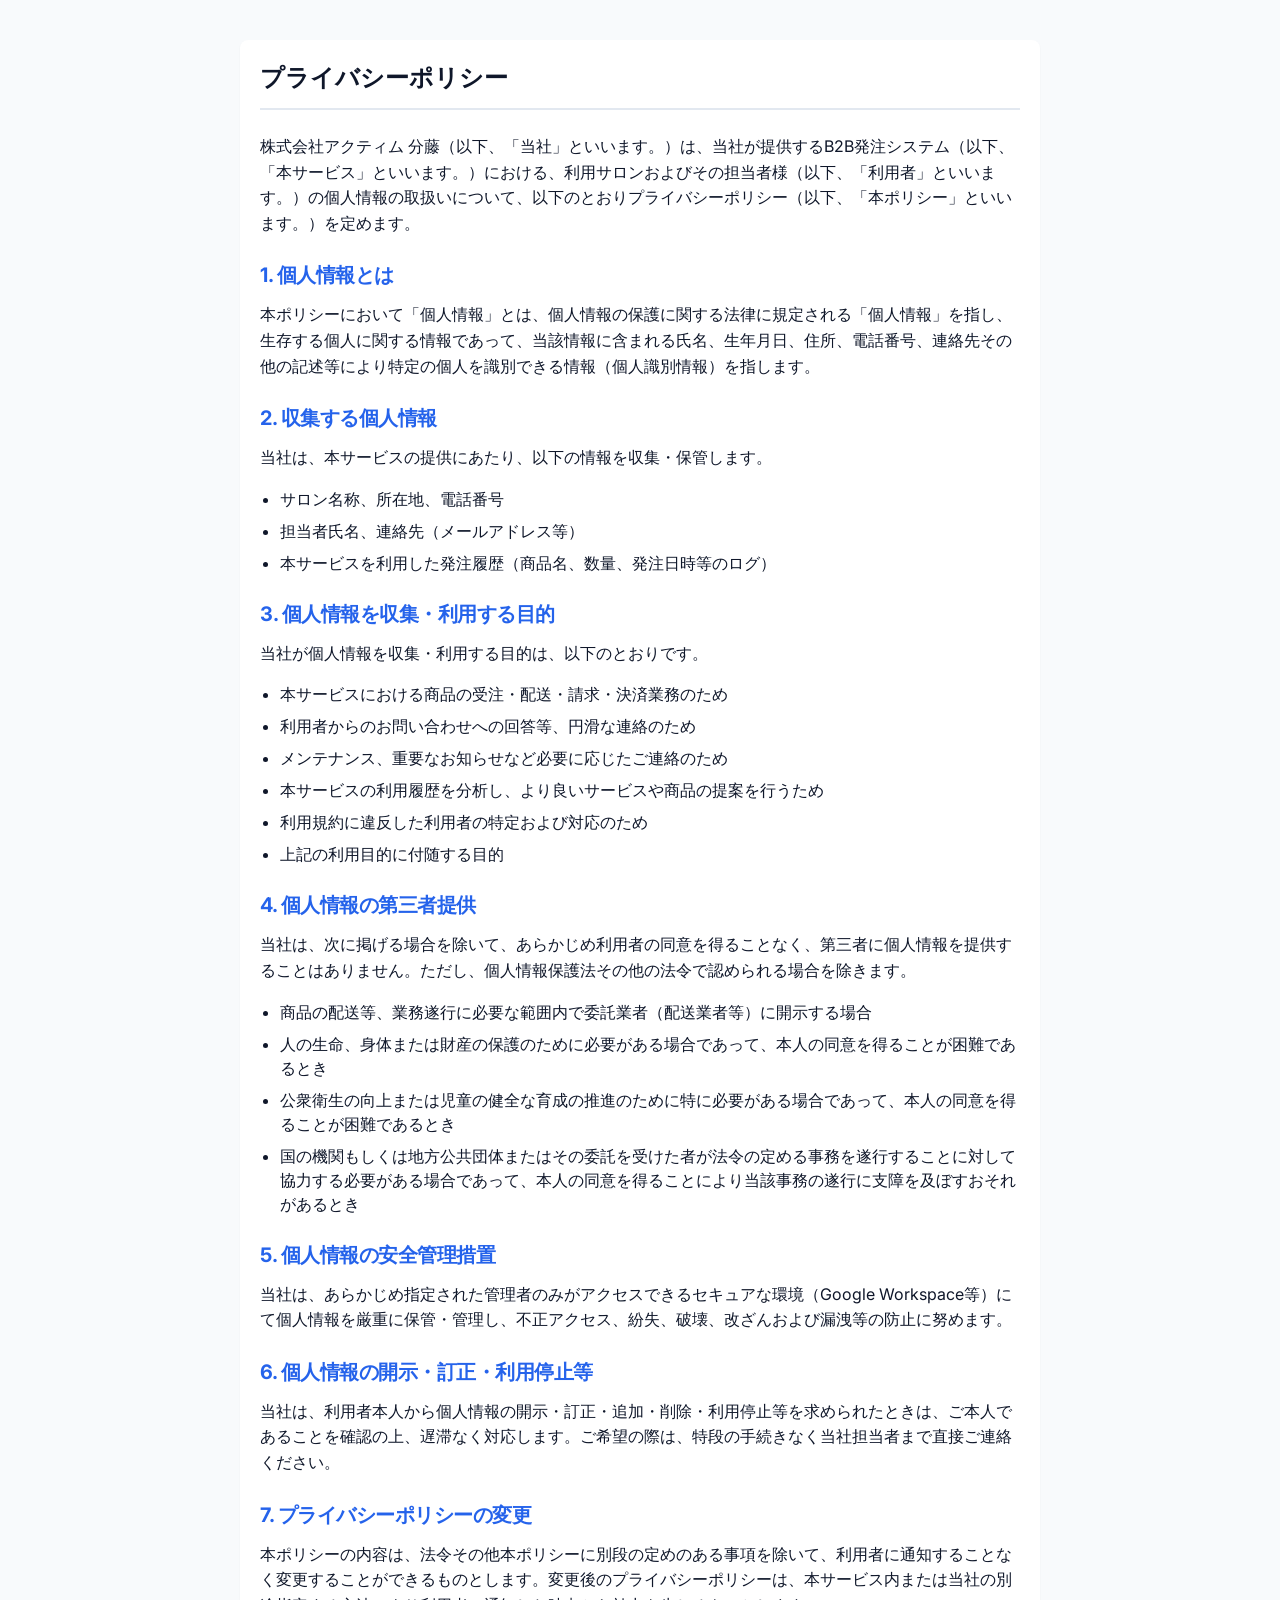
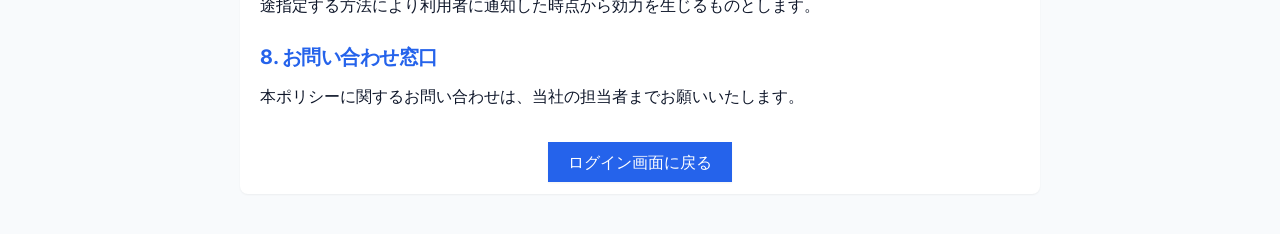
<file: privacy.html>
<!DOCTYPE html>
<html lang="ja">

<head>
    <meta charset="UTF-8">
    <meta name="viewport" content="width=device-width, initial-scale=1.0">
    <meta name="robots" content="noindex">
    <title>プライバシーポリシー - 株式会社アクティム 分藤</title>
    <link rel="stylesheet" href="style.css?v=2.11.9">
    <style>
        .legal-content {
            max-width: 800px;
            margin: 40px auto;
            padding: 20px;
            background: white;
            border-radius: 8px;
            box-shadow: var(--shadow-sm);
        }

        .legal-content h1 {
            font-size: 1.5rem;
            margin-bottom: 24px;
            border-bottom: 2px solid var(--border-color);
            padding-bottom: 12px;
        }

        .legal-content h2 {
            font-size: 1.25rem;
            margin-top: 24px;
            margin-bottom: 12px;
            color: var(--primary);
        }

        .legal-content p {
            margin-bottom: 16px;
            line-height: 1.6;
        }

        .legal-content ul {
            padding-left: 20px;
            margin-bottom: 16px;
        }

        .legal-content li {
            margin-bottom: 8px;
        }
    </style>
</head>

<body>
    <div class="legal-content">
        <h1>プライバシーポリシー</h1>
        <p>株式会社アクティム
            分藤（以下、「当社」といいます。）は、当社が提供するB2B発注システム（以下、「本サービス」といいます。）における、利用サロンおよびその担当者様（以下、「利用者」といいます。）の個人情報の取扱いについて、以下のとおりプライバシーポリシー（以下、「本ポリシー」といいます。）を定めます。
        </p>

        <h2>1. 個人情報とは</h2>
        <p>本ポリシーにおいて「個人情報」とは、個人情報の保護に関する法律に規定される「個人情報」を指し、生存する個人に関する情報であって、当該情報に含まれる氏名、生年月日、住所、電話番号、連絡先その他の記述等により特定の個人を識別できる情報（個人識別情報）を指します。
        </p>

        <h2>2. 収集する個人情報</h2>
        <p>当社は、本サービスの提供にあたり、以下の情報を収集・保管します。</p>
        <ul>
            <li>サロン名称、所在地、電話番号</li>
            <li>担当者氏名、連絡先（メールアドレス等）</li>
            <li>本サービスを利用した発注履歴（商品名、数量、発注日時等のログ）</li>
        </ul>

        <h2>3. 個人情報を収集・利用する目的</h2>
        <p>当社が個人情報を収集・利用する目的は、以下のとおりです。</p>
        <ul>
            <li>本サービスにおける商品の受注・配送・請求・決済業務のため</li>
            <li>利用者からのお問い合わせへの回答等、円滑な連絡のため</li>
            <li>メンテナンス、重要なお知らせなど必要に応じたご連絡のため</li>
            <li>本サービスの利用履歴を分析し、より良いサービスや商品の提案を行うため</li>
            <li>利用規約に違反した利用者の特定および対応のため</li>
            <li>上記の利用目的に付随する目的</li>
        </ul>

        <h2>4. 個人情報の第三者提供</h2>
        <p>当社は、次に掲げる場合を除いて、あらかじめ利用者の同意を得ることなく、第三者に個人情報を提供することはありません。ただし、個人情報保護法その他の法令で認められる場合を除きます。</p>
        <ul>
            <li>商品の配送等、業務遂行に必要な範囲内で委託業者（配送業者等）に開示する場合</li>
            <li>人の生命、身体または財産の保護のために必要がある場合であって、本人の同意を得ることが困難であるとき</li>
            <li>公衆衛生の向上または児童の健全な育成の推進のために特に必要がある場合であって、本人の同意を得ることが困難であるとき</li>
            <li>国の機関もしくは地方公共団体またはその委託を受けた者が法令の定める事務を遂行することに対して協力する必要がある場合であって、本人の同意を得ることにより当該事務の遂行に支障を及ぼすおそれがあるとき</li>
        </ul>

        <h2>5. 個人情報の安全管理措置</h2>
        <p>当社は、あらかじめ指定された管理者のみがアクセスできるセキュアな環境（Google Workspace等）にて個人情報を厳重に保管・管理し、不正アクセス、紛失、破壊、改ざんおよび漏洩等の防止に努めます。</p>

        <h2>6. 個人情報の開示・訂正・利用停止等</h2>
        <p>当社は、利用者本人から個人情報の開示・訂正・追加・削除・利用停止等を求められたときは、ご本人であることを確認の上、遅滞なく対応します。ご希望の際は、特段の手続きなく当社担当者まで直接ご連絡ください。</p>

        <h2>7. プライバシーポリシーの変更</h2>
        <p>本ポリシーの内容は、法令その他本ポリシーに別段の定めのある事項を除いて、利用者に通知することなく変更することができるものとします。変更後のプライバシーポリシーは、本サービス内または当社の別途指定する方法により利用者に通知した時点から効力を生じるものとします。
        </p>

        <h2>8. お問い合わせ窓口</h2>
        <p>本ポリシーに関するお問い合わせは、当社の担当者までお願いいたします。</p>

        <div style="margin-top: 40px; text-align: center;">
            <a href="index.html" class="btn-primary" style="text-decoration: none; padding: 10px 20px;">ログイン画面に戻る</a>
        </div>
    </div>
</body>

</html>
</file>
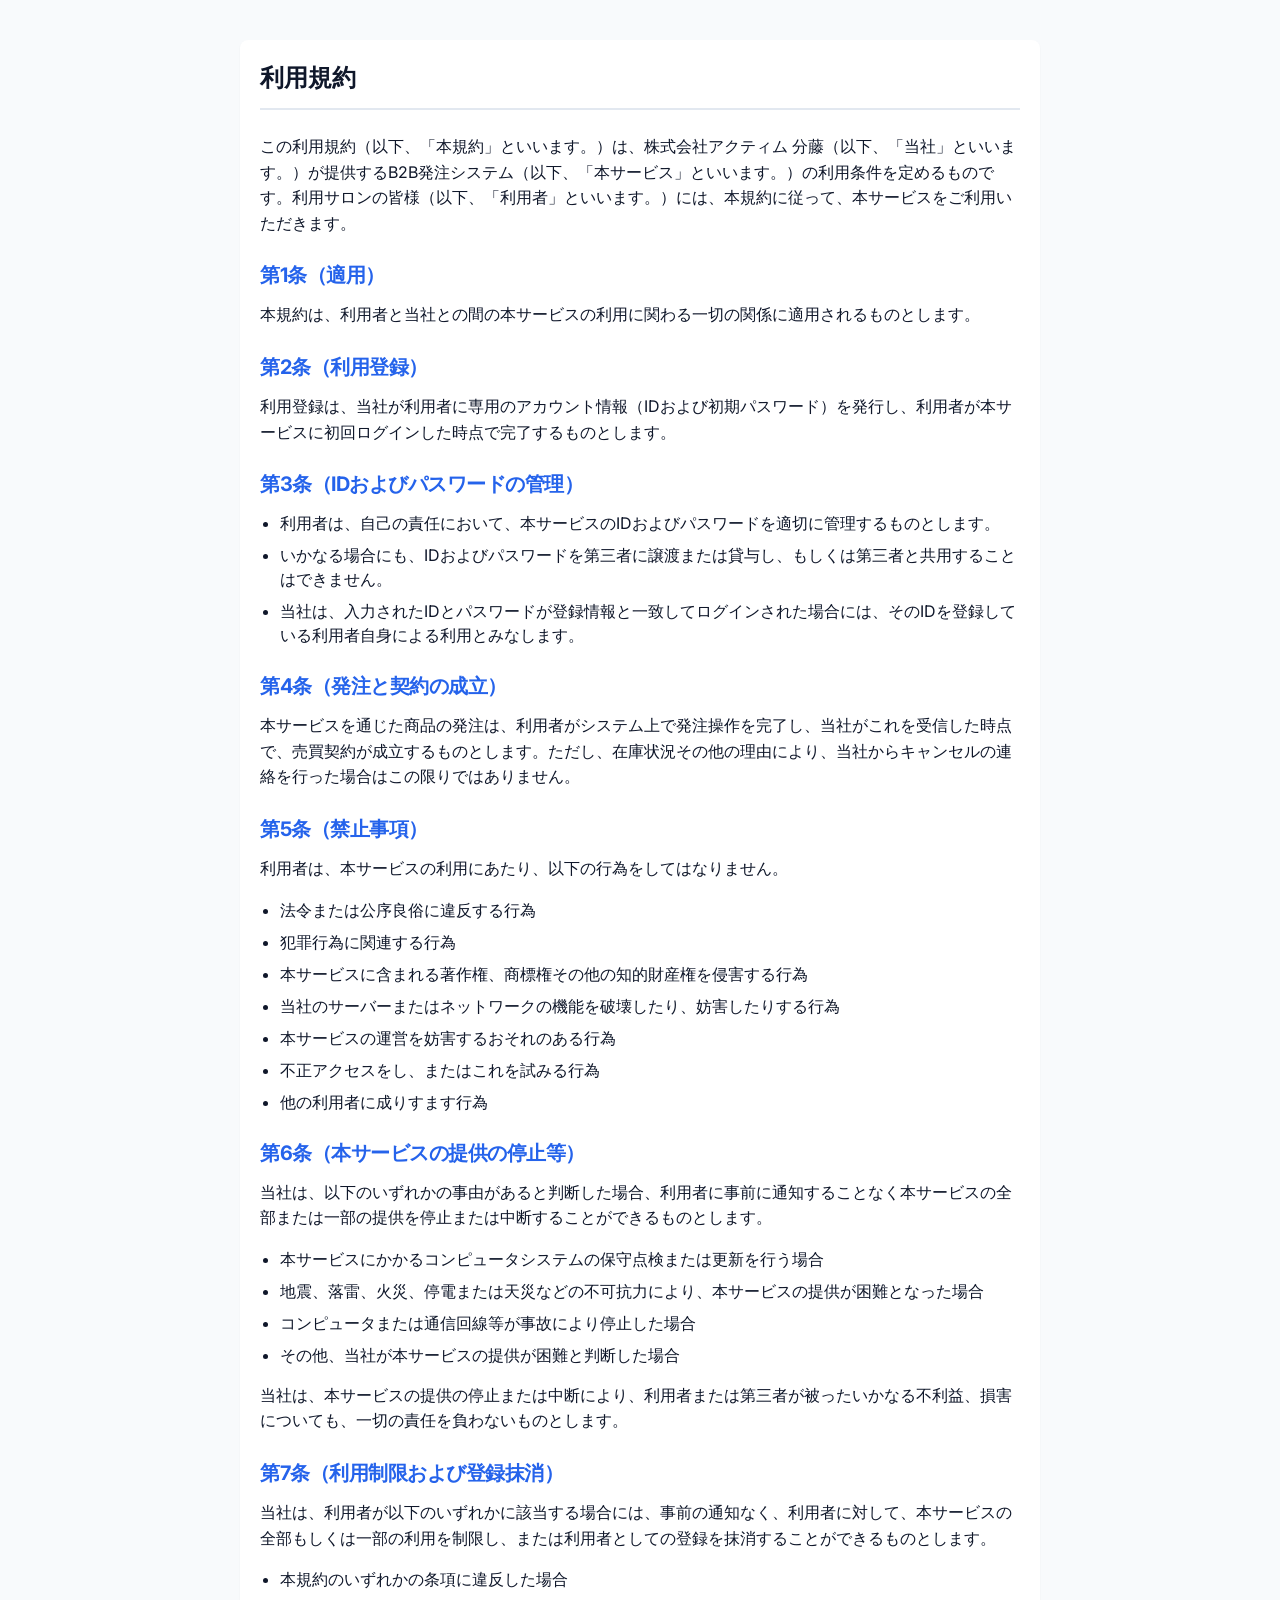
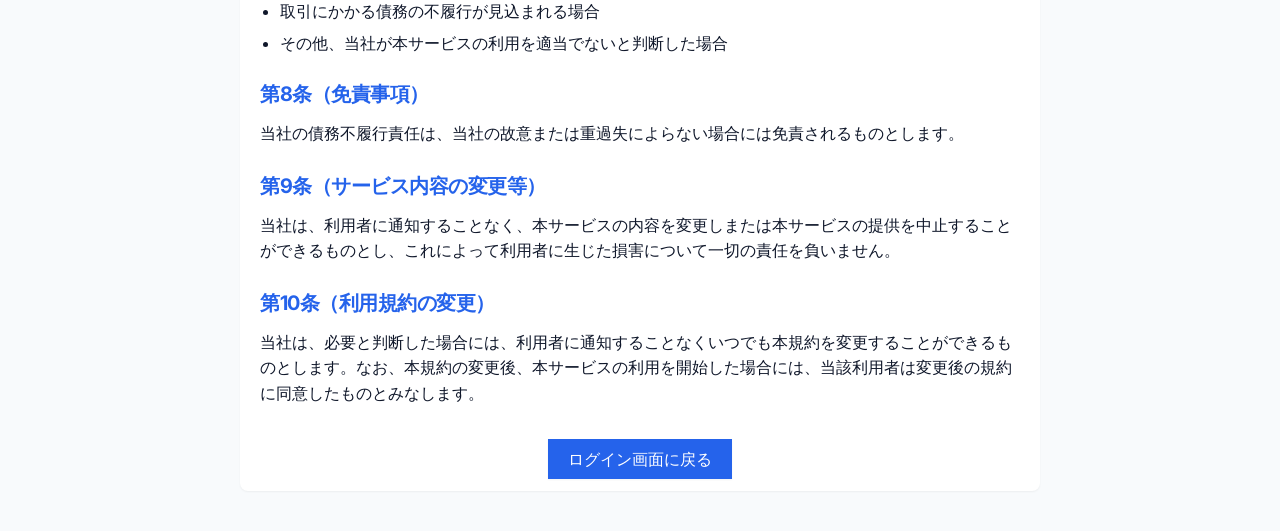
<file: terms.html>
<!DOCTYPE html>
<html lang="ja">

<head>
    <meta charset="UTF-8">
    <meta name="viewport" content="width=device-width, initial-scale=1.0">
    <meta name="robots" content="noindex">
    <title>利用規約 - 株式会社アクティム 分藤</title>
    <link rel="stylesheet" href="style.css?v=2.11.9">
    <style>
        .legal-content {
            max-width: 800px;
            margin: 40px auto;
            padding: 20px;
            background: white;
            border-radius: 8px;
            box-shadow: var(--shadow-sm);
        }

        .legal-content h1 {
            font-size: 1.5rem;
            margin-bottom: 24px;
            border-bottom: 2px solid var(--border-color);
            padding-bottom: 12px;
        }

        .legal-content h2 {
            font-size: 1.25rem;
            margin-top: 24px;
            margin-bottom: 12px;
            color: var(--primary);
        }

        .legal-content p {
            margin-bottom: 16px;
            line-height: 1.6;
        }

        .legal-content ul {
            padding-left: 20px;
            margin-bottom: 16px;
        }

        .legal-content li {
            margin-bottom: 8px;
        }
    </style>
</head>

<body>
    <div class="legal-content">
        <h1>利用規約</h1>
        <p>この利用規約（以下、「本規約」といいます。）は、株式会社アクティム
            分藤（以下、「当社」といいます。）が提供するB2B発注システム（以下、「本サービス」といいます。）の利用条件を定めるものです。利用サロンの皆様（以下、「利用者」といいます。）には、本規約に従って、本サービスをご利用いただきます。
        </p>

        <h2>第1条（適用）</h2>
        <p>本規約は、利用者と当社との間の本サービスの利用に関わる一切の関係に適用されるものとします。</p>

        <h2>第2条（利用登録）</h2>
        <p>利用登録は、当社が利用者に専用のアカウント情報（IDおよび初期パスワード）を発行し、利用者が本サービスに初回ログインした時点で完了するものとします。</p>

        <h2>第3条（IDおよびパスワードの管理）</h2>
        <ul>
            <li>利用者は、自己の責任において、本サービスのIDおよびパスワードを適切に管理するものとします。</li>
            <li>いかなる場合にも、IDおよびパスワードを第三者に譲渡または貸与し、もしくは第三者と共用することはできません。</li>
            <li>当社は、入力されたIDとパスワードが登録情報と一致してログインされた場合には、そのIDを登録している利用者自身による利用とみなします。</li>
        </ul>

        <h2>第4条（発注と契約の成立）</h2>
        <p>本サービスを通じた商品の発注は、利用者がシステム上で発注操作を完了し、当社がこれを受信した時点で、売買契約が成立するものとします。ただし、在庫状況その他の理由により、当社からキャンセルの連絡を行った場合はこの限りではありません。
        </p>

        <h2>第5条（禁止事項）</h2>
        <p>利用者は、本サービスの利用にあたり、以下の行為をしてはなりません。</p>
        <ul>
            <li>法令または公序良俗に違反する行為</li>
            <li>犯罪行為に関連する行為</li>
            <li>本サービスに含まれる著作権、商標権その他の知的財産権を侵害する行為</li>
            <li>当社のサーバーまたはネットワークの機能を破壊したり、妨害したりする行為</li>
            <li>本サービスの運営を妨害するおそれのある行為</li>
            <li>不正アクセスをし、またはこれを試みる行為</li>
            <li>他の利用者に成りすます行為</li>
        </ul>

        <h2>第6条（本サービスの提供の停止等）</h2>
        <p>当社は、以下のいずれかの事由があると判断した場合、利用者に事前に通知することなく本サービスの全部または一部の提供を停止または中断することができるものとします。</p>
        <ul>
            <li>本サービスにかかるコンピュータシステムの保守点検または更新を行う場合</li>
            <li>地震、落雷、火災、停電または天災などの不可抗力により、本サービスの提供が困難となった場合</li>
            <li>コンピュータまたは通信回線等が事故により停止した場合</li>
            <li>その他、当社が本サービスの提供が困難と判断した場合</li>
        </ul>
        <p>当社は、本サービスの提供の停止または中断により、利用者または第三者が被ったいかなる不利益、損害についても、一切の責任を負わないものとします。</p>

        <h2>第7条（利用制限および登録抹消）</h2>
        <p>当社は、利用者が以下のいずれかに該当する場合には、事前の通知なく、利用者に対して、本サービスの全部もしくは一部の利用を制限し、または利用者としての登録を抹消することができるものとします。</p>
        <ul>
            <li>本規約のいずれかの条項に違反した場合</li>
            <li>取引にかかる債務の不履行が見込まれる場合</li>
            <li>その他、当社が本サービスの利用を適当でないと判断した場合</li>
        </ul>

        <h2>第8条（免責事項）</h2>
        <p>当社の債務不履行責任は、当社の故意または重過失によらない場合には免責されるものとします。</p>

        <h2>第9条（サービス内容の変更等）</h2>
        <p>当社は、利用者に通知することなく、本サービスの内容を変更しまたは本サービスの提供を中止することができるものとし、これによって利用者に生じた損害について一切の責任を負いません。</p>

        <h2>第10条（利用規約の変更）</h2>
        <p>当社は、必要と判断した場合には、利用者に通知することなくいつでも本規約を変更することができるものとします。なお、本規約の変更後、本サービスの利用を開始した場合には、当該利用者は変更後の規約に同意したものとみなします。
        </p>

        <div style="margin-top: 40px; text-align: center;">
            <a href="index.html" class="btn-primary" style="text-decoration: none; padding: 10px 20px;">ログイン画面に戻る</a>
        </div>
    </div>
</body>

</html>
</file>
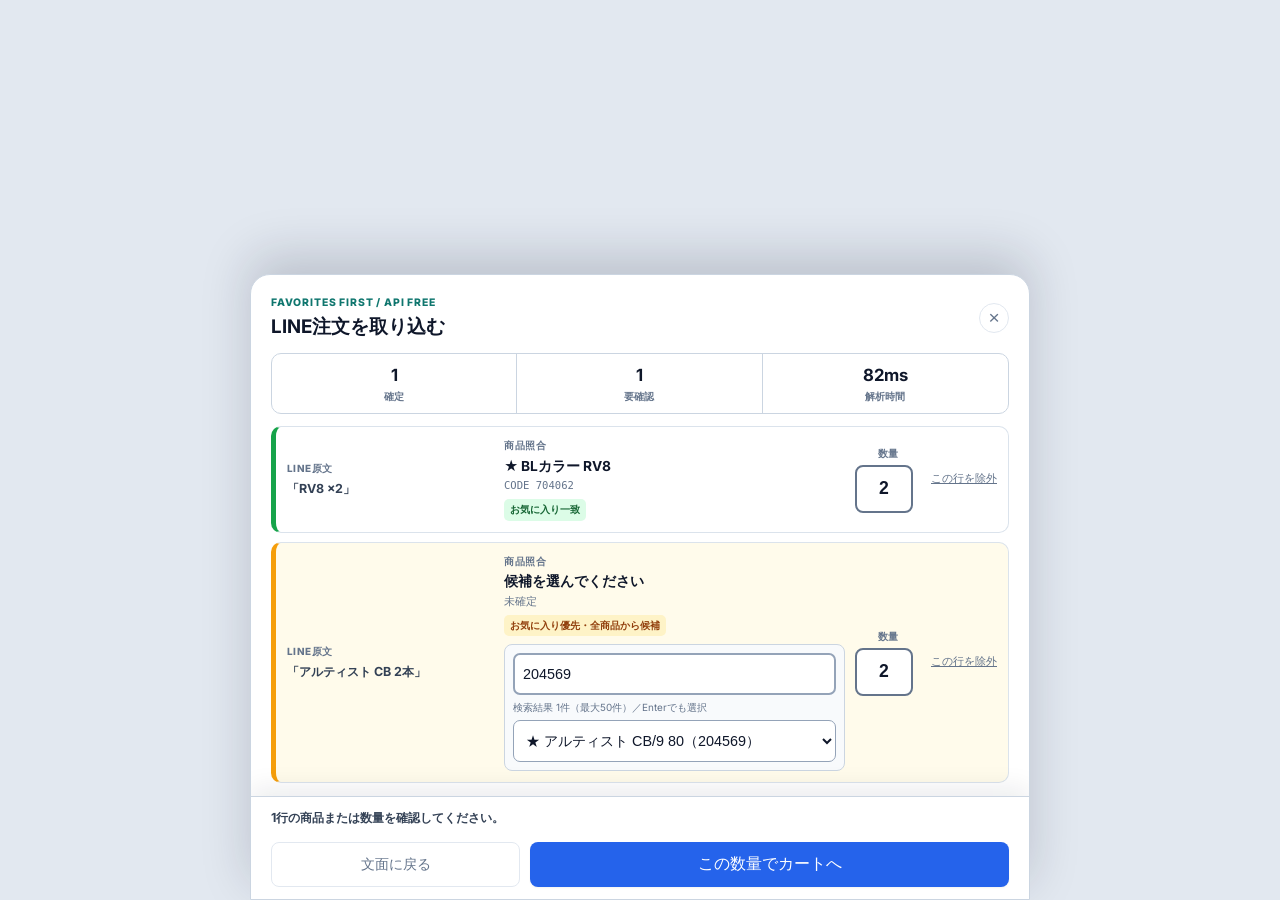
<file: tests/line_text_import_visual.html>
<!doctype html>
<html lang="ja">
<head>
    <meta charset="utf-8">
    <meta name="viewport" content="width=device-width,initial-scale=1">
    <title>LINE取込・Visual QA</title>
    <link rel="stylesheet" href="../style.css">
</head>
<body style="background:#e2e8f0;min-height:100vh">
    <div class="import-modal line-import-modal" role="dialog" aria-modal="true" aria-labelledby="preview-title">
        <div class="import-header">
            <div>
                <p class="line-import-kicker">FAVORITES FIRST / API FREE</p>
                <h3 id="preview-title">LINE注文を取り込む</h3>
            </div>
            <button class="cart-close-btn" type="button" aria-label="閉じる">&times;</button>
        </div>
        <div class="line-import-metrics">
            <span><strong>1</strong>確定</span>
            <span><strong>1</strong>要確認</span>
            <span><strong>82ms</strong>解析時間</span>
        </div>
        <div class="line-import-list">
            <article class="line-import-row">
                <div class="line-import-source"><small>LINE原文</small><q>RV8 ×2</q></div>
                <div class="line-import-match"><small>商品照合</small><strong>★ BLカラー RV8</strong><code>CODE 704062</code><span class="line-import-reason">お気に入り一致</span></div>
                <div class="line-import-quantity"><label for="q1">数量</label><input id="q1" class="line-import-qty" type="number" value="2"></div>
                <button class="line-import-exclude">この行を除外</button>
            </article>
            <article class="line-import-row needs-attention">
                <div class="line-import-source"><small>LINE原文</small><q>アルティスト CB 2本</q></div>
                <div class="line-import-match"><small>商品照合</small><strong>候補を選んでください</strong><code>未確定</code><span class="line-import-reason is-attention">お気に入り優先・全商品から候補</span>
                    <div class="line-candidate-picker">
                        <input class="line-candidate-search" type="search" value="204569" aria-label="商品検索">
                        <small class="line-candidate-status">検索結果 1件（最大50件）／Enterでも選択</small>
                        <select class="line-candidate-select" aria-label="商品候補"><option>★ アルティスト CB/9 80（204569）</option></select>
                    </div>
                </div>
                <div class="line-import-quantity"><label for="q2">数量</label><input id="q2" class="line-import-qty" type="number" value="2"></div>
                <button class="line-import-exclude">この行を除外</button>
            </article>
        </div>
        <div class="line-import-cart-bar">
            <p>1行の商品または数量を確認してください。</p>
            <div class="import-actions"><button class="btn-secondary">文面に戻る</button><button class="btn-primary" disabled>この数量でカートへ</button></div>
        </div>
    </div>
</body>
</html>
</file>
<file: style.css>
@import url('https://fonts.googleapis.com/css2?family=Inter:wght@400;500;600;700&display=swap');

:root {
    /* Color Palette */
    --primary: #2563eb;
    --primary-hover: #1d4ed8;
    --primary-light: #eff6ff;
    --secondary: #64748b;
    --accent: #f59e0b;
    --success: #10b981;
    --danger: #ef4444;

    /* Backgrounds */
    --bg-main: #f8fafc;
    --bg-card: #ffffff;

    /* Text */
    --text-main: #0f172a;
    --text-muted: #64748b;
    --text-inverse: #ffffff;

    /* Borders & Shadows */
    --border-color: #e2e8f0;
    --shadow-sm: 0 1px 2px 0 rgba(0, 0, 0, 0.05);
    --shadow-md: 0 4px 6px -1px rgba(0, 0, 0, 0.1), 0 2px 4px -1px rgba(0, 0, 0, 0.06);
    --shadow-lg: 0 10px 15px -3px rgba(0, 0, 0, 0.1), 0 4px 6px -2px rgba(0, 0, 0, 0.05);

    /* Radii */
    --radius-md: 8px;
    --radius-lg: 12px;
    --radius-full: 9999px;
}

* {
    box-sizing: border-box;
    margin: 0;
    padding: 0;
    /* iPhone の Safari は、ボタンを続けて押すと「ダブルタップで拡大」になり画面がずれる（＋の連打）。
       続けて押した時の拡大だけを止める（スクロールと、指2本での拡大は今までどおり） */
    touch-action: manipulation;
}

body {
    font-family: 'Inter', -apple-system, BlinkMacSystemFont, "Segoe UI", Roboto, sans-serif;
    background-color: #f8fafc;
    color: var(--text-main);
    line-height: 1.5;
    -webkit-font-smoothing: antialiased;
    min-height: 100vh;
}

.container {
    max-width: 640px;
    margin: 0 auto;
    padding: 20px;
    padding-bottom: 100px;
    /* Space for sticky cart */
}

.hidden {
    display: none !important;
}

/* --- Typography --- */
h2 {
    font-size: 1.5rem;
    font-weight: 700;
    color: var(--text-main);
    letter-spacing: -0.025em;
}

/* --- Buttons --- */
button {
    cursor: pointer;
    border: none;
    border-radius: var(--radius-md);
    font-size: 1rem;
    font-weight: 500;
}

button:active {
    transform: scale(0.98);
}

.btn-primary {
    background-color: var(--primary);
    color: var(--text-inverse);
    padding: 12px 24px;
    box-shadow: var(--shadow-sm);
}

.btn-primary:hover {
    background-color: var(--primary-hover);
    box-shadow: var(--shadow-md);
}

.btn-secondary {
    background-color: transparent;
    color: var(--secondary);
    border: 1px solid var(--border-color);
    padding: 8px 16px;
    font-size: 0.875rem;
}

.btn-secondary:hover {
    background-color: #f1f5f9;
    color: var(--text-main);
}

#refresh-items-btn {
    display: flex;
    align-items: center;
    justify-content: center;
    width: 36px;
    height: 36px;
    padding: 0;
    line-height: 1;
    border-radius: 50%;
    background: #ffffff;
    border: 1px solid var(--border-color);
    box-shadow: none;
}

#refresh-items-btn:hover {
    background: var(--primary-light);
    border-color: var(--primary);
}

#refresh-items-btn:active {
    transform: rotate(30deg) scale(0.9);
}

/* --- Login Form --- */
#login-container {
    margin-top: 10vh;
    background: #ffffff;
    border-radius: var(--radius-lg);
    box-shadow: none;
    padding: 40px 30px;
    border: 1px solid var(--border-color);
}

#login-container h2 {
    text-align: center;
    margin-bottom: 30px;
    font-size: 1.75rem;
}

.input-group {
    margin-bottom: 20px;
}

.input-group label {
    display: block;
    margin-bottom: 8px;
    font-weight: 600;
    font-size: 0.875rem;
    color: var(--secondary);
}

.input-group input {
    width: 100%;
    padding: 12px 16px;
    border: 2px solid var(--border-color);
    border-radius: var(--radius-md);
    font-size: 1rem;
    background-color: #ffffff;
}

.input-group input:focus {
    outline: none;
    border-color: var(--primary);
    box-shadow: 0 0 0 3px var(--primary-light);
}

/* --- Order Screen Header --- */
header {
    display: flex;
    justify-content: space-between;
    align-items: center;
    margin-bottom: 24px;
    padding-top: 10px;
}

/* --- Custom Item Styling --- */
.custom-item-card {
    background-color: #f8fafc;
    /* slight grey tint to distinguish it */
    transition: all 0.2s ease;
}

.custom-item-card:focus-within {
    border-color: var(--primary) !important;
    background-color: #ffffff;
}

.custom-item-card input[type="text"]:focus {
    outline: none;
    border-color: var(--primary);
    box-shadow: 0 0 0 3px var(--primary-light);
}

/* --- Filter Tabs --- */
.filter-tabs {
    display: flex;
    margin-bottom: 20px;
    background: #e2e8f0;
    padding: 4px;
    border-radius: var(--radius-lg);
}

.tab-btn {
    flex: 1;
    background: transparent;
    color: var(--secondary);
    padding: 10px 0;
    font-weight: 600;
    font-size: 0.875rem;
    border-radius: var(--radius-md);
}

.tab-btn.active {
    background: #ffffff;
    color: var(--primary);
    box-shadow: var(--shadow-sm);
}

/* --- Search --- */
.search-container {
    margin-bottom: 24px;
    position: relative;
}

#search-input {
    width: 100%;
    padding: 14px 20px;
    padding-left: 44px;
    border: 1px solid var(--border-color);
    border-radius: var(--radius-full);
    font-size: 1rem;
    background-color: #ffffff;
    box-shadow: none;
}

#search-input:focus {
    outline: none;
    border-color: var(--primary);
    box-shadow: 0 0 0 3px var(--primary-light);
}

.search-container::before {
    content: "🔍";
    position: absolute;
    left: 16px;
    top: 50%;
    transform: translateY(-50%);
    color: var(--secondary);
    font-size: 1.2rem;
    opacity: 0.5;
    transition: all 0.2s;
}

.search-container.searching::before {
    content: "⏳";
    animation: pulse 1s infinite alternate;
}

@keyframes pulse {
    from { opacity: 0.3; transform: translateY(-50%) scale(0.95); }
    to { opacity: 0.8; transform: translateY(-50%) scale(1.1); }
}

/* --- Announcement Banner --- */
.banner {
    background: var(--primary);
    color: white;
    padding: 12px 16px;
    border-radius: var(--radius-lg);
    margin-bottom: 20px;
    font-size: 0.9rem;
    font-weight: 600;
    text-align: center;
    line-height: 1.4;
}

/* --- Category Chips --- */
.category-scroll-wrapper {
    display: flex;
    overflow-x: auto;
    gap: 8px;
    padding: 8px 4px 16px 4px;
    /* increased top padding slightly */
    margin-bottom: 0px;
    scroll-behavior: smooth;
    -webkit-overflow-scrolling: touch;
}

/* Hide scrollbar for a cleaner look */
.category-scroll-wrapper::-webkit-scrollbar {
    display: none;
}

.category-scroll-wrapper {
    -ms-overflow-style: none;
    scrollbar-width: none;
}

/* --- Scroll Arrows (Phase 15) --- */
.scroll-container-outer {
    display: flex;
    align-items: center;
    gap: 4px;
    margin-bottom: 4px;
    overflow: visible;
}

/* Make the chip scroll area fill the space between arrows */
.scroll-container-outer .category-scroll-wrapper {
    flex: 1;
    min-width: 0;
}

.scroll-arrow {
    flex-shrink: 0;
    width: 30px;
    height: 30px;
    background: #ffffff;
    border: 1px solid var(--border-color);
    border-radius: 50%;
    display: flex;
    align-items: center;
    justify-content: center;
    cursor: pointer;
    font-size: 1.3rem;
    color: var(--secondary);
    user-select: none;
    padding: 0;
}

@media (max-width: 768px) {
    .scroll-arrow {
        display: none;
        /* タッチスワイプが使えるモバイルでは非表示 */
    }
}

.scroll-arrow:hover {
    background: var(--primary-light);
    border-color: var(--primary);
    color: var(--primary);
}

.category-chip {
    padding: 8px 16px;
    border-radius: var(--radius-full);
    background: #ffffff;
    border: 1px solid var(--border-color);
    color: var(--secondary);
    font-size: 0.85rem;
    font-weight: 600;
    white-space: nowrap;
    cursor: pointer;
}

.category-chip:hover {
    background: var(--bg-body);
}

.category-chip.active {
    background: var(--primary);
    color: white;
    border: 1px solid var(--primary);
}

/* --- Manufacturer Chips --- */
.manufacturer-chip {
    flex: 0 0 auto;
    padding: 6px 14px;
    background-color: #f1f5f9;
    color: var(--secondary);
    border-radius: var(--radius-full);
    font-size: 0.75rem;
    font-weight: 600;
    cursor: pointer;
    white-space: nowrap;
    transition: all 0.2s;
    border: 1px solid transparent;
    box-shadow: var(--shadow-sm);
}

.manufacturer-chip.active {
    background-color: #334155;
    /* Slate dark */
    color: white;
    border-color: #334155;
    box-shadow: 0 4px 8px rgba(51, 65, 85, 0.25);
}

/* --- List Container --- */
#item-list {
    display: flex;
    flex-direction: column;
    gap: 4px;
}

/* --- Item Cards --- */
.item-card,
.history-card {
    background: #ffffff;
    border: 1px solid var(--border-color);
    border-radius: var(--radius-lg);
    padding: 16px;
    margin-bottom: 0px;
    box-shadow: none;
}

.history-card {
    margin-bottom: 16px;
    /* Keep margin for history list */
}

/* --- Item Row Layout (v2.09 list style) --- */
.item-row {
    display: flex;
    align-items: center;
    gap: 8px;
    padding: 10px 12px;
    background: #ffffff;
    border-radius: var(--radius-md);
    border: 1px solid var(--border-color);
    margin-bottom: 4px;
}

.item-row:hover {
    border-color: var(--primary);
    background: var(--primary-light);
}

.item-row-info {
    display: flex;
    flex-direction: column;
    flex: 1;
    min-width: 0;
    gap: 1px;
}

.item-code {
    font-size: 0.7rem;
    color: var(--text-muted);
    font-weight: 400;
}

.item-row-name {
    font-size: 0.88rem;
    font-weight: 600;
    color: var(--text-main);
    line-height: 1.35;
    word-break: break-word;
}

/* --- Favorites Toggle --- */
.btn-fav {
    background: transparent;
    border: none;
    font-size: 1.25rem;
    /* Slightly smaller star */
    color: #cbd5e1;
    cursor: pointer;
    margin-right: 8px;
    /* Less margin */
    margin-top: -2px;
    transition: color 0.2s, transform 0.2s;
    flex-shrink: 0;
    /* Prevent star from squishing */
}

.btn-fav:hover {
    transform: scale(1.2);
}

.btn-fav.active {
    color: var(--accent);
}

/* --- Order Controls --- */
.order-controls {
    display: flex;
    align-items: center;
    gap: 4px;
    background: #f1f5f9;
    padding: 4px 6px;
    border-radius: var(--radius-full);
    flex-shrink: 0;
    /* Never expand to push name column away */
}

.btn-qty {
    background-color: #ffffff;
    color: var(--text-main);
    width: 32px;
    /* Slightly smaller buttons for grid */
    height: 32px;
    border-radius: 50%;
    display: flex;
    justify-content: center;
    align-items: center;
    font-size: 1.125rem;
    box-shadow: var(--shadow-sm);
    border: 1px solid var(--border-color);
}

.btn-qty:hover {
    background-color: var(--primary-light);
    color: var(--primary);
    border-color: var(--primary-light);
}

.qty-input {
    width: 48px;
    text-align: center;
    border: none;
    background: transparent;
    font-size: 1.125rem;
    font-weight: 600;
    color: var(--text-main);
}

.qty-input:focus {
    outline: none;
}

input[type=number]::-webkit-inner-spin-button,
input[type=number]::-webkit-outer-spin-button {
    -webkit-appearance: none;
    margin: 0;
}

/* --- Cart Summary (Sticky Bottom) --- */
.cart-summary {
    position: fixed;
    bottom: 20px;
    left: 50%;
    transform: translateX(-50%);
    width: calc(100% - 40px);
    max-width: 600px;
    background: #0f172a;
    padding: 16px 24px;
    border-radius: var(--radius-full);
    display: flex;
    justify-content: space-between;
    align-items: center;
    z-index: 100;
    color: white;
}

.cart-summary p {
    font-weight: 500;
    font-size: 1.125rem;
    margin: 0;
}

#total-qty {
    font-weight: 700;
    font-size: 1.25rem;
    color: #60a5fa;
    /* Light blue */
    margin: 0 4px;
}

.cart-summary button {
    padding: 10px 16px;
    border-radius: var(--radius-full);
    font-size: 0.95rem;
    /* slightly smaller font to fit buttons */
    white-space: nowrap;
    /* Prevent text wrapping */
}

/* --- History List --- */
#history-list {
    margin-bottom: 20px;
}

.history-group-card {
    background: #ffffff;
    border: 1px solid var(--border-color);
    border-radius: var(--radius-lg);
    margin-bottom: 16px;
    box-shadow: var(--shadow-sm);
    overflow: hidden;
}

.history-group-card:hover {
    box-shadow: var(--shadow-md);
}

.history-header {
    padding: 16px 20px;
    display: flex;
    justify-content: space-between;
    align-items: center;
    cursor: pointer;
    background: rgba(255, 255, 255, 0.5);
    border-left: 5px solid var(--primary);
}

.history-header:hover {
    background: rgba(255, 255, 255, 0.8);
}

.history-date {
    font-size: 0.875rem;
    color: var(--secondary);
    font-weight: 600;
}

.history-summary {
    font-size: 1.125rem;
    font-weight: 700;
    color: var(--text-main);
}

.history-toggle {
    color: var(--secondary);
    font-size: 0.875rem;
    font-weight: bold;
}

.history-body {
    padding: 16px 20px;
    border-top: 1px solid var(--border-color);
    background: #ffffff;
}

.history-item {
    display: flex;
    justify-content: space-between;
    padding: 8px 0;
    border-bottom: 1px dashed var(--border-color);
    font-size: 0.95rem;
    color: var(--text-main);
}

.history-item:last-child {
    border-bottom: none;
    padding-bottom: 0;
}

.history-actions {
    display: flex;
    justify-content: flex-end;
    gap: 10px;
    padding-top: 12px;
    margin-top: 12px;
    border-top: 1px dashed var(--border-color);
}

.history-actions button {
    padding: 6px 12px;
    font-size: 0.8rem;
    border-radius: var(--radius-full);
}

.btn-danger {
    background-color: transparent;
    color: var(--danger);
    border: 1px solid var(--danger);
}

.btn-danger:hover {
    background-color: #fef2f2;
}

/* --- Confirmation Screen --- */
#confirmation-container {
    padding-top: 10vh;
    /* align nicely like login */
}

.confirm-items-wrapper {
    background: #ffffff;
    border-radius: var(--radius-lg);
    padding: 24px;
    border: 1px solid var(--border-color);
    margin-bottom: 24px;
}

.confirm-item-row {
    display: flex;
    justify-content: space-between;
    padding: 12px 0;
    border-bottom: 1px dashed var(--border-color);
    font-size: 1rem;
    color: var(--text-main);
}

.confirm-item-row:last-child {
    border-bottom: none;
    padding-bottom: 0;
}

.confirm-item-name {
    font-weight: 500;
    flex: 1;
    padding-right: 16px;
    word-break: break-word;
}

.confirm-item-qty {
    font-weight: 700;
    color: var(--primary);
    white-space: nowrap;
}

/* --- Loading Overlay --- */
#loading-overlay {
    position: fixed;
    top: 0;
    left: 0;
    width: 100%;
    height: 100%;
    background: #ffffff;
    display: flex;
    justify-content: center;
    align-items: center;
    z-index: 9999;
}

.spinner {
    width: 48px;
    height: 48px;
    border: 4px solid #eee;
    border-top-color: var(--primary);
    border-radius: 50%;
    animation: spin 0.8s linear infinite;
}

@keyframes spin {
    to {
        transform: rotate(360deg);
    }
}

/* --- Responsive Adjustments --- */
@media (max-width: 480px) {
    .qty-input {
        width: 60px;
    }

    .qty-input {
        width: 60px;
    }

    .cart-summary {
        bottom: 16px;
        padding: 12px 20px;
        width: calc(100% - 32px);
    }
}

/* ================================================================
   CART SIDEBAR (Phase 16 - v2.07)
   ================================================================ */

/* Cart toggle button in header */
#cart-toggle-btn {
    display: flex;
    align-items: center;
    gap: 4px;
    font-weight: 600;
    font-size: 0.875rem;
    padding: 6px 12px;
    position: relative;
}

#cart-badge {
    font-weight: 700;
    color: var(--primary);
}

/* Dark overlay when sidebar is open */
.cart-overlay {
    position: fixed;
    inset: 0;
    background: rgba(0, 0, 0, 0.3);
    z-index: 99;
}

/* Sidebar panel */
.cart-sidebar {
    position: fixed;
    top: 0;
    right: 0;
    height: 100%;
    width: 320px;
    max-width: 90vw;
    background: #ffffff;
    border-left: 1px solid var(--border-color);
    z-index: 100;
    display: flex;
    flex-direction: column;
}

.cart-sidebar-header {
    display: flex;
    align-items: center;
    justify-content: space-between;
    padding: 16px 20px;
    border-bottom: 1px solid var(--border-color);
    background: var(--primary-light);
}

.cart-sidebar-header h3 {
    font-size: 1rem;
    font-weight: 700;
    color: var(--primary);
}

.cart-close-btn {
    width: 30px;
    height: 30px;
    border-radius: 50%;
    background: #ffffff;
    border: 1px solid var(--border-color);
    font-size: 1.2rem;
    display: flex;
    align-items: center;
    justify-content: center;
    cursor: pointer;
    color: var(--secondary);
}

.cart-close-btn:hover {
    background: var(--bg-main);
    color: var(--danger);
    border-color: var(--danger);
}

/* Scrollable item list */
.cart-sidebar-list {
    flex: 1;
    overflow-y: auto;
    padding: 12px;
}

/* Empty cart message */
.cart-empty-msg {
    text-align: center;
    color: var(--text-muted);
    padding: 40px 20px;
    font-size: 0.9rem;
}

/* Individual cart item row */
.cart-item-row {
    display: flex;
    align-items: center;
    gap: 8px;
    padding: 10px 8px;
    border-bottom: 1px solid var(--border-color);
}

.cart-item-row:last-child {
    border-bottom: none;
}

.cart-item-info {
    display: flex;
    flex-direction: column;
    flex: 1;
    min-width: 0;
    gap: 2px;
}

.cart-item-code {
    font-size: 0.7rem;
    color: var(--text-muted);
    font-weight: 400;
}

.cart-item-name {
    font-size: 0.82rem;
    font-weight: 500;
    color: var(--text-main);
    line-height: 1.35;
    white-space: nowrap;
    overflow: hidden;
    text-overflow: ellipsis;
}

/* Controls: −  qty  +  ×  */
.cart-item-controls {
    display: flex;
    align-items: center;
    gap: 4px;
    flex-shrink: 0;
}

.cart-qty-btn {
    width: 26px;
    height: 26px;
    border-radius: var(--radius-md);
    background: var(--primary-light);
    border: 1px solid #bfdbfe;
    color: var(--primary);
    font-size: 1rem;
    font-weight: 700;
    display: flex;
    align-items: center;
    justify-content: center;
    cursor: pointer;
    padding: 0;
}

.cart-qty-btn:hover {
    background: var(--primary);
    color: #ffffff;
}

.cart-qty-display {
    font-size: 0.9rem;
    font-weight: 700;
    color: var(--primary);
    min-width: 24px;
    text-align: center;
}

.cart-delete-btn {
    width: 26px;
    height: 26px;
    border-radius: var(--radius-md);
    background: #fff0f0;
    border: 1px solid #fecaca;
    color: var(--danger);
    font-size: 1.1rem;
    font-weight: 700;
    display: flex;
    align-items: center;
    justify-content: center;
    cursor: pointer;
    padding: 0;
    margin-left: 2px;
}

.cart-delete-btn:hover {
    background: var(--danger);
    color: #ffffff;
}

/* Sidebar footer with total */
.cart-sidebar-footer {
    padding: 16px 20px;
    border-top: 1px solid var(--border-color);
    background: #f8fafc;
}

.cart-sidebar-total {
    font-size: 0.95rem;
    font-weight: 600;
    color: var(--text-main);
    text-align: right;
    margin-bottom: 12px;
}

.cart-sidebar-actions {
    display: flex;
    gap: 8px;
}

.cart-sidebar-actions button {
    flex: 1;
    padding: 10px;
    font-size: 0.85rem;
}

.cart-sidebar-total strong {
    font-size: 1.3rem;
    color: var(--primary);
}

@media (max-width: 480px) {
    .cart-sidebar {
        width: 100%;
        max-width: 100vw;
        top: auto;
        bottom: 0;
        height: 65vh;
        border-left: none;
        border-top: 1px solid var(--border-color);
        border-radius: 16px 16px 0 0;
    }
}

/* --- Selective Accordion Grouping UI --- */
.brand-section {
    margin-bottom: 12px;
    background: #fff;
    border-radius: 12px;
    overflow: hidden;
    border: 1px solid #edf2f7;
    box-shadow: 0 1px 2px rgba(0,0,0,0.05);
}

.brand-header {
    background: #f8fafc;
    padding: 14px 16px;
    font-weight: 800;
    font-size: 1rem;
    color: #4a5568;
    display: flex;
    justify-content: space-between;
    align-items: center;
    cursor: pointer;
    user-select: none;
    transition: background 0.2s;
}

.brand-header:active {
    background: #edf2f7;
}

.brand-header .arrow {
    font-size: 0.8rem;
    color: #cbd5e1;
    transition: transform 0.3s;
}

.brand-section.expanded .arrow {
    transform: rotate(180deg);
}

.brand-content {
    display: none;
    padding: 4px 0;
    border-top: 1px solid #edf2f7;
}

.brand-section.expanded .brand-content {
    display: block;
}

.brand-count {
    background: #edf2f7;
    color: #718096;
    padding: 2px 10px;
    border-radius: 12px;
    font-size: 0.8rem;
    margin-right: 8px;
}

/* ==============================
   Barcode Scanner Styles
   ============================== */

/* Scan button in search bar */
.search-container {
    position: relative;
}
.scan-btn {
    position: absolute;
    right: 8px;
    top: 50%;
    transform: translateY(-50%);
    background: var(--primary);
    color: white;
    border: none;
    border-radius: 8px;
    width: 38px;
    height: 38px;
    font-size: 1.1rem;
    cursor: pointer;
    display: flex;
    align-items: center;
    justify-content: center;
    transition: background 0.2s, transform 0.15s;
    z-index: 2;
}
.scan-btn:active {
    transform: translateY(-50%) scale(0.92);
    background: var(--primary-hover);
}

/* Scanner overlay */
.scanner-overlay {
    position: fixed;
    inset: 0;
    background: rgba(0,0,0,0.6);
    z-index: 1000;
    backdrop-filter: blur(4px);
}

/* Scanner modal */
.scanner-modal {
    position: fixed;
    bottom: 0;
    left: 0;
    right: 0;
    background: white;
    border-radius: 20px 20px 0 0;
    z-index: 1001;
    padding: 20px;
    max-height: 85vh;
    overflow-y: auto;
    animation: slideUp 0.3s ease-out;
}
@keyframes slideUp {
    from { transform: translateY(100%); }
    to { transform: translateY(0); }
}
.scanner-header {
    display: flex;
    justify-content: space-between;
    align-items: center;
    margin-bottom: 16px;
}
.scanner-header h3 {
    margin: 0;
    font-size: 1.1rem;
}
.scanner-close-btn {
    background: #f1f5f9;
    border: none;
    border-radius: 50%;
    width: 36px;
    height: 36px;
    font-size: 1.4rem;
    cursor: pointer;
    display: flex;
    align-items: center;
    justify-content: center;
    color: #475569;
}
.scanner-footer {
    text-align: center;
    margin-top: 16px;
    color: #475569;
    font-size: 0.875rem;
}

.jan-tail-search {
    margin-top: 12px;
}

.jan-tail-row {
    display: grid;
    grid-template-columns: minmax(0, 1fr) 72px;
    gap: 8px;
}

.jan-tail-input {
    width: 100%;
    border: 1px solid #cbd5e1;
    border-radius: 8px;
    padding: 10px 12px;
    font-size: 0.95rem;
    background: #fff;
}

.jan-tail-search-btn {
    border: 1px solid var(--primary);
    background: var(--primary);
    color: #fff;
    border-radius: 8px;
    font-size: 0.85rem;
    font-weight: 700;
}

.jan-tail-results {
    margin-top: 8px;
    border: 1px solid #e2e8f0;
    border-radius: 8px;
    overflow: hidden;
    background: #fff;
}

.jan-tail-result-btn {
    width: 100%;
    border: none;
    border-bottom: 1px solid #e2e8f0;
    background: #fff;
    padding: 10px 12px;
    text-align: left;
}

.jan-tail-result-btn:last-child {
    border-bottom: none;
}

.jan-tail-result-name {
    display: block;
    color: var(--text-main);
    font-size: 0.9rem;
    font-weight: 700;
    line-height: 1.35;
}

.jan-tail-result-meta {
    display: block;
    margin-top: 3px;
    color: var(--text-muted);
    font-size: 0.72rem;
}

.jan-tail-empty {
    padding: 10px 12px;
    color: var(--text-muted);
    font-size: 0.85rem;
}

.scan-result-panel {
    margin-top: 14px;
    padding: 14px;
    border: 1px solid #bfdbfe;
    border-radius: 12px;
    background: #eff6ff;
}

.scan-result-info {
    display: flex;
    flex-direction: column;
    gap: 3px;
    margin-bottom: 12px;
}

.scan-result-code {
    color: var(--text-muted);
    font-size: 0.75rem;
}

.scan-result-name {
    color: var(--text-main);
    font-size: 0.95rem;
    font-weight: 700;
    line-height: 1.35;
    word-break: break-word;
}

.scan-result-controls {
    display: grid;
    grid-template-columns: 44px minmax(76px, 1fr) 44px;
    gap: 8px;
    align-items: center;
}

.scan-qty-btn {
    width: 44px;
    height: 44px;
    border-radius: 50%;
    background: #ffffff;
    border: 1px solid #bfdbfe;
    color: var(--primary);
    font-size: 1.4rem;
    font-weight: 700;
    display: flex;
    align-items: center;
    justify-content: center;
}

.scan-qty-input {
    width: 100%;
    height: 44px;
    border: 1px solid #bfdbfe;
    border-radius: 10px;
    background: #ffffff;
    color: var(--text-main);
    font-size: 1.4rem;
    font-weight: 700;
    text-align: center;
}

.scan-qty-input:focus {
    outline: none;
    border-color: var(--primary);
    box-shadow: 0 0 0 3px rgba(37, 99, 235, 0.15);
}

.scan-quick-actions {
    display: flex;
    justify-content: flex-end;
    margin-top: 10px;
}

.scan-quick-qty {
    min-height: 36px;
    border-radius: 8px;
    background: #ffffff;
    border: 1px solid #bfdbfe;
    color: var(--primary);
    font-size: 0.9rem;
    font-weight: 700;
}

.scan-clear-qty {
    min-width: 96px;
    color: var(--danger);
    border-color: #fecaca;
}

/* Scan Toast */
.scan-toast {
    position: fixed;
    top: 20px;
    left: 50%;
    transform: translateX(-50%);
    background: #065f46;
    color: white;
    padding: 12px 24px;
    border-radius: 12px;
    font-weight: 600;
    font-size: 0.9rem;
    z-index: 1100;
    display: flex;
    align-items: center;
    gap: 8px;
    box-shadow: 0 8px 24px rgba(0,0,0,0.2);
    animation: toastIn 0.3s ease-out;
    max-width: 90vw;
}
.scan-toast.toast-error {
    background: #991b1b;
}
@keyframes toastIn {
    from { transform: translateX(-50%) translateY(-20px); opacity: 0; }
    to { transform: translateX(-50%) translateY(0); opacity: 1; }
}

/* Cart restore banner */
.cart-restore-banner {
    position: fixed;
    bottom: 80px;
    left: 50%;
    transform: translateX(-50%);
    background: #1e3a5f;
    color: #fff;
    padding: 12px 20px;
    border-radius: 10px;
    font-size: 0.85rem;
    display: flex;
    align-items: center;
    gap: 12px;
    box-shadow: 0 4px 16px rgba(0,0,0,0.3);
    z-index: 9999;
    animation: toastIn 0.3s ease-out;
    max-width: 90vw;
}
.cart-restore-close {
    background: none;
    border: none;
    color: #aac4e8;
    font-size: 1.2rem;
    cursor: pointer;
    line-height: 1;
    padding: 0 2px;
}
.cart-restore-close:hover { color: #fff; }

/* Scanner zoom slider (iPhone 13等のピント調整用) */
.scan-zoom-row {
    display: flex;
    align-items: center;
    gap: 10px;
    margin-top: 10px;
    padding: 8px 12px;
    background: #f3f7fb;
    border: 1px solid #d6e4f0;
    border-radius: 10px;
}
.scan-zoom-label {
    font-size: 0.8rem;
    color: #1e3a5f;
    font-weight: 600;
    white-space: nowrap;
}
.scan-zoom-presets {
    display: flex;
    gap: 6px;
    flex: 1;
    justify-content: flex-end;
}
.scan-zoom-preset-btn {
    background: #fff;
    border: 1px solid #cbd5e1;
    border-radius: 8px;
    color: #1e3a5f;
    font-size: 0.85rem;
    font-weight: 600;
    padding: 8px 0;
    flex: 1;
    max-width: 56px;
    cursor: pointer;
}
.scan-zoom-preset-btn.active {
    background: #1e3a5f;
    border-color: #1e3a5f;
    color: #fff;
}

/* ==========================================
   📥 取り込みモード（LINE文面 → カート）
   ========================================== */
.import-modal {
    position: fixed;
    bottom: 0;
    left: 0;
    right: 0;
    background: white;
    border-radius: 20px 20px 0 0;
    z-index: 1001;
    padding: 20px;
    max-height: 88vh;
    overflow-y: auto;
    animation: slideUp 0.3s ease-out;
}

.import-header {
    display: flex;
    align-items: center;
    justify-content: space-between;
    margin-bottom: 12px;
}

.import-header h3 { margin: 0; }

/* LINE注文テキスト取込: 既存B2B画面に合わせた実務用UI */
.line-import-modal {
    max-width: 780px;
    margin-inline: auto;
    border: 1px solid #cbd5e1;
    box-shadow: 0 -18px 50px rgba(15, 23, 42, 0.18);
}

.line-import-kicker {
    margin: 0 0 3px;
    color: #0f766e;
    font-size: 0.65rem;
    font-weight: 800;
    letter-spacing: 0.08em;
}

.line-import-scope {
    display: flex;
    flex-wrap: wrap;
    gap: 6px;
    margin: 10px 0;
}

.line-import-scope span {
    padding: 4px 8px;
    border-radius: 999px;
    background: #ecfdf5;
    color: #047857;
    font-size: 0.68rem;
    font-weight: 700;
}

#line-import-text {
    width: 100%;
    min-height: 170px;
    padding: 13px;
    border: 2px solid #94a3b8;
    border-radius: 10px;
    background: #fff;
    color: #0f172a;
    font-family: inherit;
    font-size: 1rem;
    font-weight: 600;
    line-height: 1.7;
    resize: vertical;
}

#line-import-text:focus,
.line-candidate-search:focus {
    border-color: #0f766e;
    outline: 3px solid rgba(15, 118, 110, 0.14);
}

.line-import-main-btn {
    width: 100%;
    margin-top: 10px;
    background: #0f766e;
}

.line-import-metrics {
    display: grid;
    grid-template-columns: repeat(3, minmax(0, 1fr));
    margin-bottom: 12px;
    border: 1px solid #cbd5e1;
    border-radius: 10px;
    overflow: hidden;
}

.line-import-metrics span {
    padding: 9px 6px;
    border-right: 1px solid #cbd5e1;
    color: #64748b;
    font-size: 0.65rem;
    font-weight: 700;
    text-align: center;
}

.line-import-metrics span:last-child { border-right: 0; }
.line-import-metrics strong { display: block; color: #0f172a; font-size: 1.05rem; }
.line-import-list { display: grid; gap: 9px; }

.line-import-row {
    display: grid;
    grid-template-columns: minmax(150px, 0.85fr) minmax(240px, 1.4fr) 66px auto;
    gap: 10px;
    align-items: center;
    padding: 11px;
    border: 1px solid #dbe3ec;
    border-left: 5px solid #16a34a;
    border-radius: 10px;
    background: #fff;
}

.line-import-row.needs-attention {
    border-left-color: #f59e0b;
    background: #fffbeb;
}

.line-import-row.is-excluded {
    opacity: 0.48;
    border-left-color: #94a3b8;
    background: #f1f5f9;
}

.line-import-source small,
.line-import-match > small,
.line-import-quantity label {
    display: block;
    margin-bottom: 4px;
    color: #64748b;
    font-size: 0.62rem;
    font-weight: 800;
    letter-spacing: 0.05em;
}

.line-import-source q {
    display: block;
    color: #334155;
    font-size: 0.78rem;
    font-weight: 700;
    line-height: 1.45;
    overflow-wrap: anywhere;
}

.line-import-match strong { display: block; color: #0f172a; font-size: 0.86rem; line-height: 1.4; }
.line-import-match code { display: block; margin-top: 2px; color: #64748b; font-size: 0.66rem; }

.line-import-reason {
    display: inline-block;
    margin-top: 5px;
    padding: 3px 6px;
    border-radius: 5px;
    background: #dcfce7;
    color: #166534;
    font-size: 0.64rem;
    font-weight: 800;
}

.line-import-reason.is-all-product { background: #e0f2fe; color: #075985; }
.line-import-reason.is-attention { background: #fef3c7; color: #92400e; }

.line-candidate-picker {
    display: grid;
    gap: 6px;
    margin-top: 8px;
    padding: 8px;
    border: 1px solid #cbd5e1;
    border-radius: 8px;
    background: #f8fafc;
}

.line-candidate-search,
.line-candidate-select {
    width: 100%;
    min-height: 42px;
    padding: 8px;
    border: 1px solid #94a3b8;
    border-radius: 7px;
    background: #fff;
    color: #0f172a;
    font-size: 0.9rem;
}

.line-candidate-search { border-width: 2px; }
.line-candidate-status { color: #64748b; font-size: 0.62rem; line-height: 1.35; }
.line-candidate-select:disabled { background: #e2e8f0; color: #64748b; }

.line-import-quantity label { text-align: center; }
.line-import-qty {
    width: 58px;
    min-height: 48px;
    padding: 7px 3px;
    border: 2px solid #64748b;
    border-radius: 8px;
    background: #fff;
    color: #0f172a;
    font-size: 1.1rem;
    font-weight: 800;
    text-align: center;
}

.line-import-qty.is-invalid { border-color: #dc2626; background: #fef2f2; }
.line-import-exclude { border: 0; background: transparent; color: #64748b; font-size: 0.68rem; text-decoration: underline; cursor: pointer; }

.line-import-cart-bar {
    position: sticky;
    bottom: -20px;
    margin: 13px -20px -20px;
    padding: 12px 20px calc(12px + env(safe-area-inset-bottom));
    border-top: 1px solid #cbd5e1;
    background: rgba(255, 255, 255, 0.97);
    box-shadow: 0 -8px 24px rgba(15, 23, 42, 0.08);
}

.line-import-cart-bar p { margin: 0; color: #334155; font-size: 0.78rem; font-weight: 700; }

@media (max-width: 680px) {
    .line-import-row { grid-template-columns: minmax(0, 1fr) 72px; }
    .line-import-source,
    .line-import-match { grid-column: 1 / -1; }
    .line-import-match { padding-top: 8px; border-top: 1px solid #e2e8f0; }
    .line-import-quantity { grid-column: 1; }
    .line-import-exclude { grid-column: 2; align-self: end; min-height: 44px; }
}

/* 発注書画像取込: 現場確認を最短にする、紙と数字の検品台 */
.sheet-ocr-modal {
    max-width: 860px;
    margin-inline: auto;
    border: 1px solid #b8c7c3;
    box-shadow: 0 -22px 60px rgba(15, 38, 34, 0.24);
}

.sheet-ocr-kicker {
    margin: 0 0 3px;
    color: #b45309;
    font-size: 0.64rem;
    font-weight: 900;
    letter-spacing: 0.09em;
}

.sheet-ocr-steps {
    display: grid;
    grid-template-columns: repeat(4, 1fr);
    gap: 5px;
    margin: 12px 0 16px;
}

.sheet-ocr-steps span {
    padding: 7px 4px;
    border: 1px solid #cbd5e1;
    border-radius: 6px;
    background: #f8fafc;
    color: #64748b;
    font-size: 0.65rem;
    font-weight: 800;
    text-align: center;
}

.sheet-ocr-steps span.is-active {
    border-color: #0f766e;
    background: #ccfbf1;
    color: #115e59;
}

.sheet-ocr-main-btn {
    width: 100%;
    min-height: 52px;
    margin-top: 10px;
    background: #0f766e;
    font-size: 1rem;
}

.sheet-ocr-source-actions {
    display: grid;
    grid-template-columns: repeat(2, minmax(0, 1fr));
    gap: 8px;
}

.sheet-ocr-privacy {
    display: grid;
    grid-template-columns: repeat(3, minmax(0, 1fr));
    gap: 6px;
    margin-top: 10px;
}

.sheet-ocr-privacy span {
    padding: 7px 5px;
    border: 1px solid #d1fae5;
    border-radius: 7px;
    background: #f0fdfa;
    color: #0f766e;
    font-size: 0.66rem;
    font-weight: 800;
    text-align: center;
}

.sheet-ocr-corner-guide {
    display: flex;
    justify-content: space-between;
    gap: 12px;
    align-items: baseline;
    margin: 0 0 9px;
    color: #0f172a;
}

.sheet-ocr-corner-guide strong { font-size: 0.9rem; }
.sheet-ocr-corner-guide span { color: #64748b; font-size: 0.7rem; white-space: nowrap; }

.sheet-ocr-canvas-wrap {
    overflow: hidden;
    border: 2px solid #0f766e;
    border-radius: 10px;
    background: #0f172a;
    line-height: 0;
}

#sheet-ocr-photo-canvas {
    display: block;
    width: 100%;
    max-height: 58vh;
    object-fit: contain;
    cursor: crosshair;
    touch-action: manipulation;
}

.sheet-ocr-corner-actions {
    display: grid;
    grid-template-columns: minmax(120px, 0.55fr) minmax(180px, 1fr);
    gap: 8px;
    margin-top: 10px;
}

.sheet-ocr-corner-actions button { min-height: 48px; }

#sheet-ocr-processing-step {
    min-height: 280px;
    display: flex;
    flex-direction: column;
    align-items: center;
    justify-content: center;
    padding: 24px;
    color: #173b36;
    text-align: center;
}

#sheet-ocr-processing-step.hidden { display: none; }
#sheet-ocr-processing-step strong { margin-top: 14px; font-size: 1rem; }
#sheet-ocr-processing-step p { max-width: 420px; margin: 7px 0 0; color: #64748b; font-size: 0.78rem; line-height: 1.55; }

.sheet-ocr-processing-mark {
    width: 62px;
    height: 62px;
    padding: 7px;
    border: 1px solid #99f6e4;
    border-radius: 14px;
    background: #f0fdfa;
}

.sheet-ocr-processing-mark span {
    display: block;
    width: 100%;
    height: 100%;
    border: 4px solid #99f6e4;
    border-top-color: #0f766e;
    border-radius: 50%;
    animation: sheetOcrSpin 0.85s linear infinite;
}

@keyframes sheetOcrSpin { to { transform: rotate(360deg); } }

.sheet-ocr-metrics {
    display: grid;
    grid-template-columns: repeat(3, minmax(0, 1fr));
    margin-bottom: 9px;
    border: 1px solid #b8c7c3;
    border-radius: 9px;
    overflow: hidden;
    background: #f8fafc;
}

.sheet-ocr-metrics span {
    padding: 8px 5px;
    border-right: 1px solid #cbd5e1;
    color: #64748b;
    font-size: 0.64rem;
    font-weight: 800;
    text-align: center;
}

.sheet-ocr-metrics span:last-child { border-right: 0; }
.sheet-ocr-metrics strong { display: block; color: #0f172a; font-size: 1.02rem; }
.sheet-ocr-review-note { margin: 0 0 10px; color: #475569; font-size: 0.74rem; line-height: 1.5; }
.sheet-ocr-review-list { display: grid; gap: 9px; }

.sheet-ocr-review-row {
    display: grid;
    grid-template-columns: minmax(0, 1fr) 72px;
    gap: 10px;
    align-items: center;
    padding: 10px;
    border: 1px solid #dbe3ec;
    border-left: 5px solid #16a34a;
    border-radius: 9px;
    background: #fff;
}

.sheet-ocr-review-row.needs-attention {
    border-left-color: #f59e0b;
    background: #fffbeb;
}

.sheet-ocr-review-row.is-excluded {
    border-left-color: #94a3b8;
    background: #f8fafc;
    opacity: 0.72;
}

.sheet-ocr-product strong {
    display: block;
    color: #0f172a;
    font-size: 0.86rem;
    line-height: 1.4;
}

.sheet-ocr-product code { display: block; margin-top: 2px; color: #64748b; font-size: 0.66rem; }

.sheet-ocr-strip {
    display: block;
    width: 100%;
    max-height: 96px;
    margin-top: 7px;
    border: 1px solid #94a3b8;
    border-radius: 5px;
    background: #fff;
    object-fit: contain;
}

.sheet-ocr-reading {
    display: inline-block;
    margin-top: 5px;
    padding: 3px 6px;
    border-radius: 5px;
    background: #dcfce7;
    color: #166534;
    font-size: 0.63rem;
    font-weight: 800;
}

.sheet-ocr-reading.is-attention { background: #fef3c7; color: #92400e; }
.sheet-ocr-quantity label { display: block; margin-bottom: 4px; color: #64748b; font-size: 0.62rem; font-weight: 800; text-align: center; }
.sheet-ocr-qty {
    width: 62px;
    min-height: 54px;
    padding: 7px 3px;
    border: 2px solid #64748b;
    border-radius: 8px;
    background: #fff;
    color: #0f172a;
    font-size: 1.22rem;
    font-weight: 900;
    text-align: center;
}
.sheet-ocr-qty.is-invalid { border-color: #dc2626; background: #fef2f2; }
.sheet-ocr-review-row.is-attention-target { outline: 3px solid #b45309; outline-offset: -3px; }
#sheet-ocr-next-attention:disabled { opacity: 0.6; cursor: default; }
.sheet-ocr-quantity-hint {
    display: block;
    margin-top: 3px;
    color: #64748b;
    font-size: 0.58rem;
    font-weight: 700;
    text-align: center;
    white-space: nowrap;
}

.sheet-ocr-cart-bar {
    position: sticky;
    bottom: -20px;
    display: grid;
    grid-template-columns: minmax(0, 1fr) minmax(180px, 0.55fr);
    gap: 10px;
    align-items: center;
    margin: 13px -20px -20px;
    padding: 12px 20px calc(12px + env(safe-area-inset-bottom));
    border-top: 1px solid #b8c7c3;
    background: rgba(255, 255, 255, 0.98);
    box-shadow: 0 -8px 24px rgba(15, 23, 42, 0.08);
}

.sheet-ocr-cart-bar p { margin: 0; color: #334155; font-size: 0.75rem; font-weight: 800; }
.sheet-ocr-cart-bar button { min-height: 48px; }
.sheet-ocr-cart-bar #sheet-ocr-status {
    grid-column: 1 / -1;
    min-width: 0;
    line-height: 1.6;
    overflow-wrap: anywhere;
    text-align: left;
}

.sheet-ocr-qr-reader {
    position: fixed;
    left: -10000px;
    top: -10000px;
    width: 320px;
    height: 240px;
    overflow: hidden;
    pointer-events: none;
}

@media (max-width: 680px) {
    .sheet-ocr-modal { padding: 16px; }
    .sheet-ocr-source-actions { grid-template-columns: 1fr; }
    .sheet-ocr-privacy { grid-template-columns: 1fr; }
    .sheet-ocr-privacy span { padding: 5px; }
    .sheet-ocr-corner-guide { display: block; }
    .sheet-ocr-corner-guide span { display: block; margin-top: 3px; }
    .sheet-ocr-corner-actions { grid-template-columns: 1fr; }
    .sheet-ocr-review-row { grid-template-columns: minmax(0, 1fr) 68px; padding: 9px; }
    .sheet-ocr-strip { max-height: 82px; }
    .sheet-ocr-cart-bar { grid-template-columns: 1fr; bottom: -16px; margin: 13px -16px -16px; padding-inline: 16px; }
    .sheet-ocr-cart-bar button { width: 100%; }
}

.print-layout-modal {
    max-height: none;
}

.print-layout-label {
    font-size: 0.8rem;
    font-weight: 600;
    color: #475569;
    margin: 12px 0 6px;
}

.print-layout-label:first-of-type {
    margin-top: 0;
}

.print-column-segments {
    display: grid;
    grid-template-columns: repeat(3, minmax(0, 1fr));
    gap: 6px;
}

.print-column-segments label {
    min-width: 0;
    cursor: pointer;
}

.print-column-segments input {
    position: absolute;
    opacity: 0;
    pointer-events: none;
}

.print-column-segments span {
    min-height: 58px;
    display: flex;
    flex-direction: column;
    align-items: center;
    justify-content: center;
    border: 1px solid #cbd5e1;
    border-radius: 8px;
    background: #fff;
    color: #334155;
}

.print-column-segments strong {
    font-size: 1rem;
}

.print-column-segments small {
    margin-top: 2px;
    font-size: 0.7rem;
    color: #64748b;
}

.print-column-segments input:checked + span {
    border-color: var(--primary);
    background: #eff6ff;
    color: var(--primary);
    box-shadow: inset 0 0 0 1px var(--primary);
}

.print-column-segments input:focus-visible + span {
    outline: 2px solid #2563eb;
    outline-offset: 2px;
}

.print-layout-create-btn {
    width: 100%;
    margin-top: 14px;
}

.import-desc {
    font-size: 0.85rem;
    color: #475569;
    margin-bottom: 10px;
    line-height: 1.5;
}

.import-model-picker {
    min-width: 0;
    margin: 10px 0 0;
    padding: 0;
    border: 0;
}

.import-model-picker legend {
    margin-bottom: 5px;
    color: #475569;
    font-size: 0.75rem;
    font-weight: 600;
}

.import-model-segments {
    display: grid;
    grid-template-columns: repeat(2, minmax(0, 1fr));
    gap: 6px;
}

.import-model-segments label {
    min-width: 0;
    cursor: pointer;
}

.import-model-segments input {
    position: absolute;
    opacity: 0;
    pointer-events: none;
}

.import-model-segments span {
    min-height: 48px;
    display: flex;
    align-items: baseline;
    justify-content: center;
    gap: 6px;
    padding: 8px;
    border: 1px solid #cbd5e1;
    border-radius: 8px;
    background: #fff;
    color: #334155;
}

.import-model-segments strong { font-size: 0.9rem; }
.import-model-segments small { color: #64748b; font-size: 0.7rem; }

.import-model-segments input:checked + span {
    border-color: var(--primary);
    background: #eff6ff;
    color: var(--primary);
    box-shadow: inset 0 0 0 1px var(--primary);
}

.import-model-segments input:focus-visible + span {
    outline: 2px solid #2563eb;
    outline-offset: 2px;
}

.import-model-segments input:disabled + span {
    cursor: wait;
    opacity: 0.55;
}

.batch-model-picker { margin-top: 12px; }

.sr-only {
    position: absolute;
    width: 1px;
    height: 1px;
    padding: 0;
    margin: -1px;
    overflow: hidden;
    clip: rect(0, 0, 0, 0);
    white-space: nowrap;
    border: 0;
}

.code-entry-modal {
    padding: 0;
    overflow: hidden;
}

.code-entry-modal .import-header {
    margin: 0;
    padding: 14px 16px;
    border-bottom: 1px solid #b8c7d9;
    background: #eaf2fb;
}

#code-entry-form {
    padding: 14px;
}

.code-entry-table {
    overflow: hidden;
    border: 1px solid #93a9c3;
    background: #fff;
}

.code-entry-table-row {
    display: grid;
    grid-template-columns: 42px minmax(96px, 0.85fr) minmax(120px, 2fr) 72px 38px;
    min-height: 50px;
    border-bottom: 1px solid #aebdce;
}

.code-entry-table-row > * {
    min-width: 0;
    border-right: 1px solid #aebdce;
}

.code-entry-table-row > *:last-child {
    border-right: 0;
}

.code-entry-table-head {
    min-height: 38px;
    background: #4f80b8;
    color: #fff;
    font-size: 0.75rem;
    font-weight: 700;
}

#code-entry-rows {
    max-height: min(52vh, 460px);
    overflow-y: auto;
}

.code-entry-active-row {
    border-bottom: 0;
}

.code-entry-table-head > span,
.code-entry-no,
.code-entry-product,
.code-entry-saved-code,
.code-entry-row-action {
    display: flex;
    align-items: center;
    justify-content: center;
    padding: 7px 8px;
}

.code-entry-no {
    background: #edf4fb;
    color: #1f4773;
    font-size: 0.82rem;
    font-weight: 700;
    font-variant-numeric: tabular-nums;
}

.code-entry-cell {
    display: flex;
    align-items: stretch;
}

.code-entry-cell input,
.code-entry-row-qty {
    width: 100%;
    min-width: 0;
    border: 0;
    border-radius: 0;
    background: #fff;
    color: #0f172a;
    font: inherit;
    font-size: 1rem;
    font-variant-numeric: tabular-nums;
    text-align: center;
}

.code-entry-cell input:focus,
.code-entry-row-qty:focus {
    position: relative;
    z-index: 1;
    outline: 3px solid #f4b942;
    outline-offset: -3px;
}

.code-entry-cell input:disabled {
    background: #f1f5f9;
    color: #94a3b8;
}

.code-entry-product {
    justify-content: flex-start;
    background: #f8fafc;
    color: #64748b;
    font-size: 0.82rem;
    font-weight: 600;
    line-height: 1.35;
    overflow-wrap: anywhere;
}

.code-entry-product.is-resolved {
    background: #fff;
    color: #172033;
}

.code-entry-saved-code {
    color: #24364b;
    font-size: 0.88rem;
    font-variant-numeric: tabular-nums;
}

.code-entry-saved-name {
    display: flex;
    align-items: center;
    padding: 7px 8px;
    color: #172033;
    font-size: 0.82rem;
    font-weight: 600;
    line-height: 1.35;
    overflow-wrap: anywhere;
}

.code-entry-row-action {
    border-top: 0;
    border-bottom: 0;
    border-left: 0;
    background: #f8fafc;
    color: #52647a;
    font: inherit;
    font-size: 1.3rem;
    font-weight: 500;
    cursor: pointer;
}

.code-entry-row-action:hover {
    background: #e7eef6;
    color: #163d6b;
}

.code-entry-row-action:focus-visible {
    outline: 3px solid #f4b942;
    outline-offset: -3px;
}

.code-entry-row-action:disabled {
    cursor: default;
    opacity: 0.35;
}

.code-entry-delete-btn:hover {
    background: #fff1f2;
    color: #b42318;
}

.code-entry-add-btn {
    background: #e9f2fc;
    color: #1f5d99;
}

.code-entry-status {
    min-height: 20px;
    margin-top: 8px;
    color: #166534;
    font-size: 0.78rem;
}

.code-entry-status.is-error {
    color: #b91c1c;
    font-weight: 600;
}

@media (min-width: 700px) {
    .code-entry-modal,
    .print-layout-modal {
        left: 50%;
        right: auto;
        bottom: 24px;
        width: min(760px, calc(100% - 32px));
        border-radius: 8px;
        transform: translateX(-50%);
        animation: none;
    }

    .print-layout-modal {
        width: min(520px, calc(100% - 32px));
    }
}

@media (max-width: 540px) {
    .code-entry-table-row {
        grid-template-columns: 36px 94px minmax(94px, 1fr) 62px 34px;
    }

    .code-entry-table-head,
    .code-entry-product,
    .code-entry-saved-name {
        font-size: 0.7rem;
    }

    .code-entry-table-head > span,
    .code-entry-no,
    .code-entry-product,
    .code-entry-saved-code,
    .code-entry-row-action,
    .code-entry-saved-name {
        padding: 6px 4px;
    }

    .code-entry-cell input,
    .code-entry-row-qty,
    .code-entry-saved-code {
        font-size: 0.86rem;
    }
}

@media (max-width: 360px) {
    #code-entry-form {
        padding: 10px;
    }

    .code-entry-table-row {
        grid-template-columns: 32px 82px minmax(78px, 1fr) 58px 32px;
    }
}

.import-legend { font-size: 0.75rem; color: #64748b; }

.conf-dot {
    display: inline-block;
    width: 10px;
    height: 10px;
    border-radius: 50%;
    margin: 0 4px 0 10px;
    vertical-align: middle;
}
.conf-dot.conf-high { background: #22c55e; }
.conf-dot.conf-medium { background: #eab308; }
.conf-dot.conf-low { background: #f97316; }

#import-text {
    width: 100%;
    border-radius: 10px;
    border: 1px solid #cbd5e1;
    padding: 12px;
    font-family: inherit;
    font-size: 0.9rem;
    resize: vertical;
}

.import-status {
    font-size: 0.8rem;
    color: #2563eb;
    margin-top: 8px;
    text-align: center;
}
.import-status.import-status-error { color: #dc2626; font-weight: 600; }

.import-row {
    display: flex;
    align-items: center;
    gap: 10px;
    padding: 10px;
    border: 1px solid #e2e8f0;
    border-left-width: 5px;
    border-radius: 10px;
    margin-bottom: 8px;
    background: #fff;
}
.import-row.conf-high { border-left-color: #22c55e; }
.import-row.conf-medium { border-left-color: #eab308; background: #fefce8; }
.import-row.conf-low { border-left-color: #f97316; background: #fff7ed; }

.import-row-check input {
    width: 20px;
    height: 20px;
}

.import-row-info {
    flex: 1;
    display: flex;
    flex-direction: column;
    gap: 2px;
    min-width: 0;
}

.import-row-source {
    font-size: 0.72rem;
    color: #64748b;
    overflow-wrap: anywhere;
}

.import-row-name { font-size: 0.85rem; font-weight: 600; }

.import-row-code { font-size: 0.72rem; color: #94a3b8; font-weight: 400; }

.import-row-conf { font-size: 0.72rem; color: #92400e; }

.import-qty {
    width: 58px;
    padding: 8px 4px;
    text-align: center;
    border: 1px solid #cbd5e1;
    border-radius: 8px;
    font-size: 1rem;
}

.import-row-unmatched {
    border-left-color: #dc2626;
    background: #fef2f2;
}

.import-unmatched-title {
    font-size: 0.8rem;
    font-weight: 700;
    color: #dc2626;
    margin: 14px 0 8px;
}

.import-empty {
    text-align: center;
    color: #64748b;
    font-size: 0.85rem;
    padding: 16px 0;
}

.import-debug {
    border: 1px solid #cbd5e1;
    border-radius: 6px;
    background: #f8fafc;
    color: #334155;
    font-size: 0.75rem;
}

.import-debug summary {
    padding: 10px;
    cursor: pointer;
    font-weight: 700;
}

.import-debug pre {
    max-height: 280px;
    overflow: auto;
    margin: 0;
    padding: 10px;
    border-top: 1px solid #e2e8f0;
    background: #fff;
    color: #111827;
    font-family: Menlo, Monaco, "Courier New", monospace;
    font-size: 0.68rem;
    line-height: 1.45;
    white-space: pre-wrap;
    overflow-wrap: anywhere;
}

.import-usage-summary {
    margin: 10px 0 0;
    color: #475569;
    font-size: 0.72rem;
    text-align: right;
}

.import-retry-btn {
    width: 100%;
    margin-top: 10px;
}

.import-actions {
    display: flex;
    gap: 10px;
    margin-top: 14px;
}
.import-actions .btn-secondary { flex: 1; }
.import-actions .btn-primary { flex: 2; }

/* 取り込みモード: 写真アップ */
.import-photo-label {
    display: flex;
    align-items: center;
    justify-content: center;
    gap: 6px;
    width: 100%;
    padding: 12px;
    margin-bottom: 10px;
    border: 2px dashed var(--primary);
    border-radius: 10px;
    background: var(--primary-light);
    color: var(--primary);
    font-weight: 700;
    font-size: 0.9rem;
    cursor: pointer;
    user-select: none;
}
.import-photo-label.import-photo-label-full {
    opacity: 0.45;
    cursor: default;
}

.import-photo-thumbs {
    display: flex;
    gap: 8px;
    margin-bottom: 10px;
    flex-wrap: wrap;
}

.import-thumb {
    position: relative;
    width: 84px;
    height: 84px;
    border-radius: 10px;
    overflow: hidden;
    border: 1px solid #cbd5e1;
}
.import-thumb img {
    width: 100%;
    height: 100%;
    object-fit: cover;
}
.import-thumb-del {
    position: absolute;
    top: 2px;
    right: 2px;
    width: 22px;
    height: 22px;
    border-radius: 50%;
    background: rgba(15, 23, 42, 0.75);
    color: #fff;
    border: none;
    font-size: 14px;
    line-height: 1;
    cursor: pointer;
}

/* 一括取り込み */
.batch-row-thumb {
    width: 52px;
    height: 52px;
    object-fit: cover;
    border-radius: 8px;
    border: 1px solid #cbd5e1;
    flex-shrink: 0;
}

.batch-salon-select {
    width: 100%;
    padding: 6px 8px;
    border: 1px solid #cbd5e1;
    border-radius: 8px;
    font-size: 0.82rem;
    background: #fff;
    margin: 2px 0;
}

/* ===== マスター：サロン検索リスト ===== */
.master-salon-item {
    padding: 10px 12px;
    border-radius: 6px;
    font-size: 0.9rem;
    cursor: pointer;
    border: 1px solid transparent;
}
.master-salon-item:hover {
    background: #f1f5f9;
}
.master-salon-item.is-selected {
    background: #e0e7ff;
    border-color: var(--primary, #4338ca);
    font-weight: 600;
}
.master-salon-empty {
    padding: 12px;
    text-align: center;
    color: #94a3b8;
    font-size: 0.85rem;
}

/* ===== コードでまとめ発注 モーダル ===== */
.code-filter-prefix-label {
    display: flex;
    align-items: center;
    gap: 10px;
    font-size: 0.9rem;
    font-weight: 600;
    margin-bottom: 8px;
}
.code-filter-prefix-label input {
    flex: 0 0 auto;
    width: 120px;
    padding: 10px 12px;
    border: 2px solid #cbd5e1;
    border-radius: 8px;
    font-size: 1.1rem;
    letter-spacing: 0.15em;
    text-align: center;
}
.code-filter-prefix-label input:focus {
    outline: none;
    border-color: var(--primary, #4338ca);
}
.code-filter-status {
    font-size: 0.82rem;
    color: #475569;
    margin: 6px 0 10px;
}
.code-filter-status.is-error {
    color: #b91c1c;
}
.code-filter-rows {
    display: flex;
    flex-direction: column;
    gap: 6px;
    /* 広い画面でも商品名と数量欄が離れすぎないよう幅を絞る */
    max-width: 440px;
}
.code-filter-row {
    display: grid;
    grid-template-columns: 78px 1fr 72px;
    align-items: center;
    gap: 10px;
    padding: 8px 6px;
    border-bottom: 1px solid #eef2f7;
}
.code-filter-code {
    font-family: "SFMono-Regular", Consolas, monospace;
    font-size: 0.82rem;
    color: #64748b;
    white-space: nowrap;
}
.code-filter-name {
    font-size: 0.9rem;
    overflow-wrap: anywhere;
}
.code-filter-qty {
    width: 72px;
    padding: 8px;
    border: 1px solid #cbd5e1;
    border-radius: 8px;
    font-size: 1rem;
    text-align: center;
}
.code-filter-qty::placeholder {
    color: #cbd5e1;
}
.code-filter-qty:focus {
    outline: none;
    border-color: var(--primary, #4338ca);
}
.search-empty {
    padding: 24px 16px;
    text-align: center;
    color: #64748b;
    overflow-wrap: anywhere;
}
.search-empty p { margin-bottom: 16px; line-height: 1.7; }
.search-empty button, .search-more {
    min-height: 44px;
    white-space: normal;
    border: 1px solid #94a3b8;
    background: #fff;
    color: #1e3a5f;
    font-weight: 600;
}
.search-more { display: block; margin: 16px auto; padding: 12px 20px; }

/* --- 発注結果（受付画面・送れなかった画面）空発注対策 2026-09-20 --- */
.order-result-screen {
    position: fixed;
    inset: 0;
    z-index: 3000;
    background: var(--bg-main);
    overflow-y: auto;
    padding: 24px 16px calc(24px + env(safe-area-inset-bottom));
}
.order-result-screen.hidden { display: none; }
.order-result-card {
    max-width: 560px;
    margin: 0 auto;
    background: var(--bg-card);
    border-radius: 16px;
    padding: 24px 20px;
    box-shadow: 0 4px 16px rgba(15, 23, 42, 0.08);
}
.order-result-badge {
    font-size: 1.35rem;
    font-weight: 700;
    margin: 0 0 16px;
}
.order-result-badge.is-ok { color: #047857; }
.order-result-badge.is-ng { color: #b91c1c; }
.order-result-lead { font-weight: 600; margin: 0 0 12px; }
.order-result-reason {
    background: #fef2f2;
    border-left: 4px solid var(--danger);
    padding: 10px 12px;
    border-radius: 6px;
    margin: 0 0 12px;
}
.order-result-meta {
    display: grid;
    gap: 6px;
    margin: 0 0 16px;
    padding: 12px;
    background: var(--primary-light);
    border-radius: 8px;
}
.order-result-meta div { display: flex; justify-content: space-between; gap: 12px; }
.order-result-meta dt { color: var(--text-muted); }
.order-result-meta dd { margin: 0; font-weight: 600; text-align: right; }
.order-result-group h3 { font-size: 1rem; margin: 12px 0 6px; }
.order-result-group ul { list-style: none; margin: 0; padding: 0; }
.order-result-group li {
    display: flex;
    justify-content: space-between;
    gap: 12px;
    padding: 10px 0;
    border-bottom: 1px solid #e2e8f0;
    overflow-wrap: anywhere;
}
.order-result-group li strong { white-space: nowrap; }
.order-result-total { font-weight: 700; text-align: right; margin: 12px 0; }
.order-result-note { color: var(--text-muted); font-size: 0.9rem; margin: 0 0 12px; }
.order-result-contact,
.order-result-close {
    display: block;
    width: 100%;
    text-align: center;
    margin-top: 12px;
    padding: 14px;
    font-size: 1rem;
    text-decoration: none;
}

/* 商品一覧の取得失敗のお知らせ */
.items-fetch-notice {
    display: flex;
    align-items: center;
    justify-content: space-between;
    gap: 12px;
    margin: 0 0 12px;
    padding: 12px;
    background: #fffbeb;
    border: 1px solid #f59e0b;
    border-radius: 8px;
    font-size: 0.9rem;
}
.items-fetch-notice button { flex-shrink: 0; }
</file>
